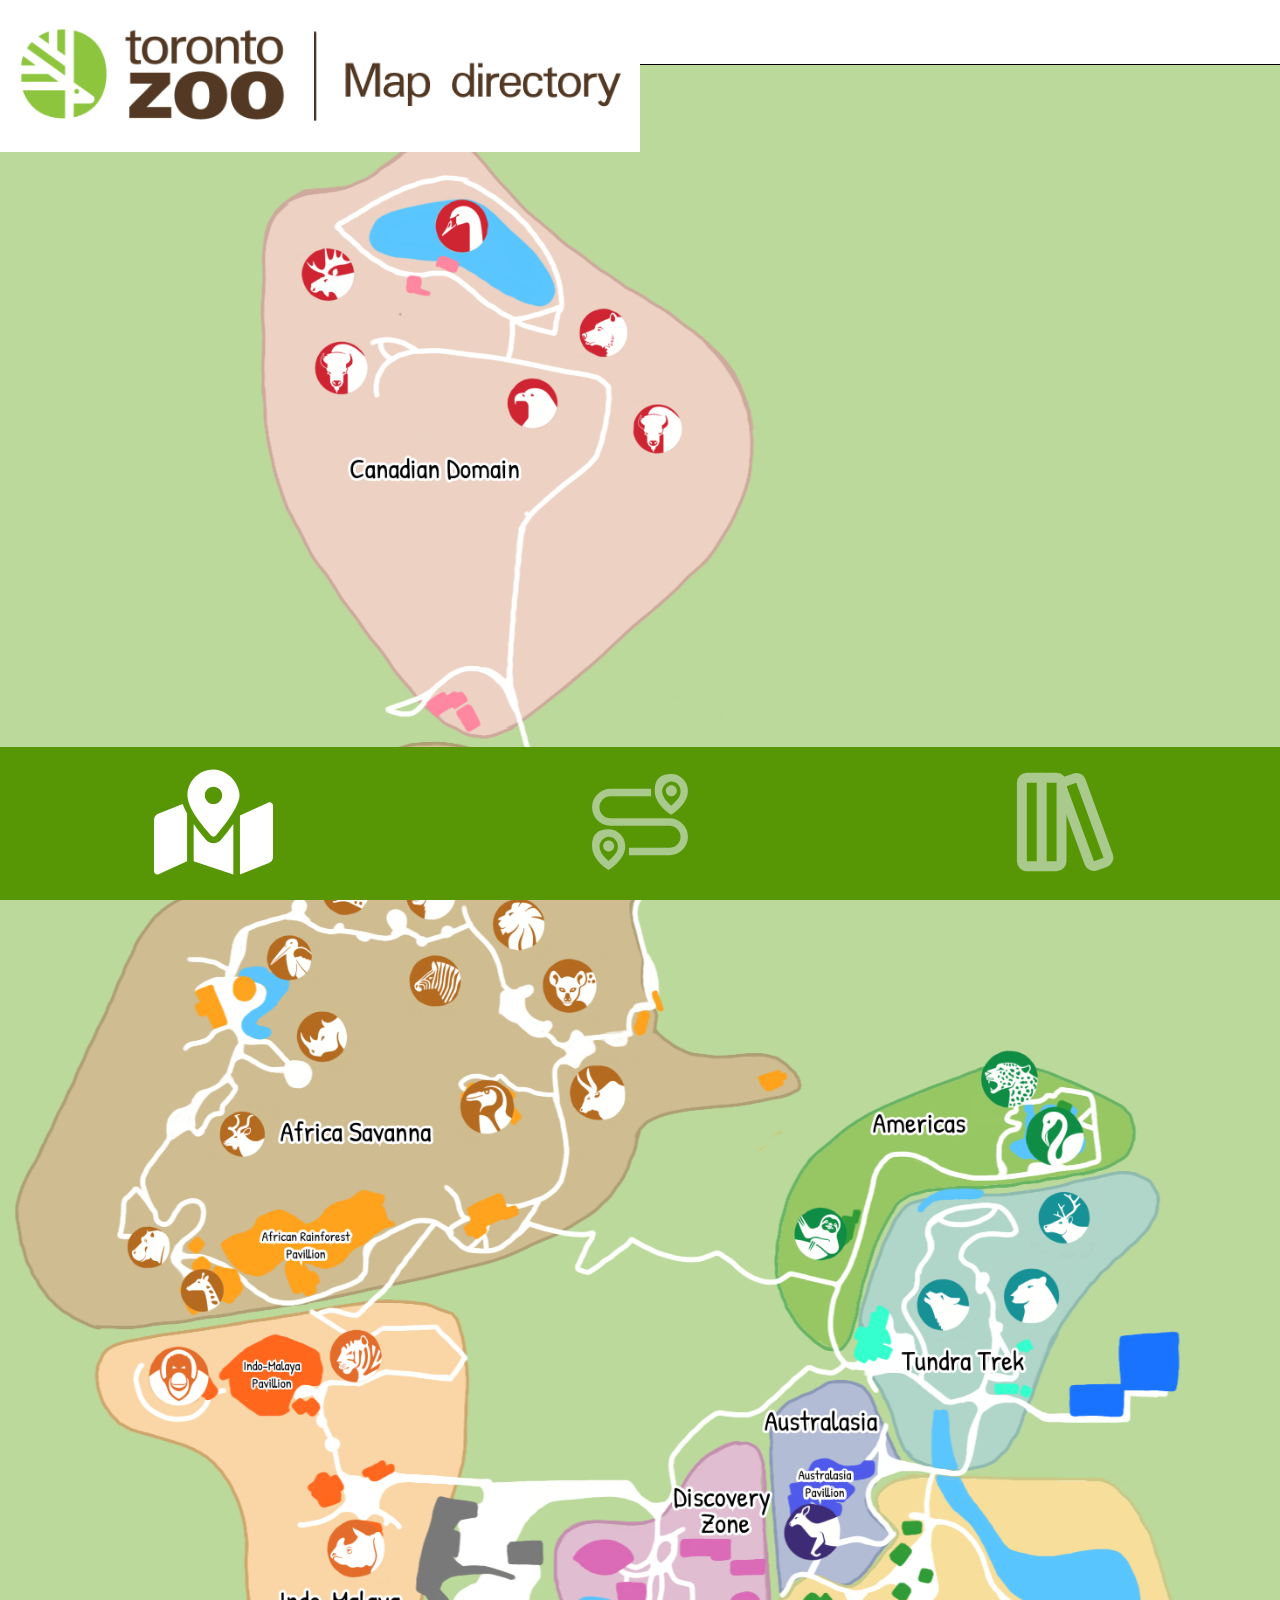
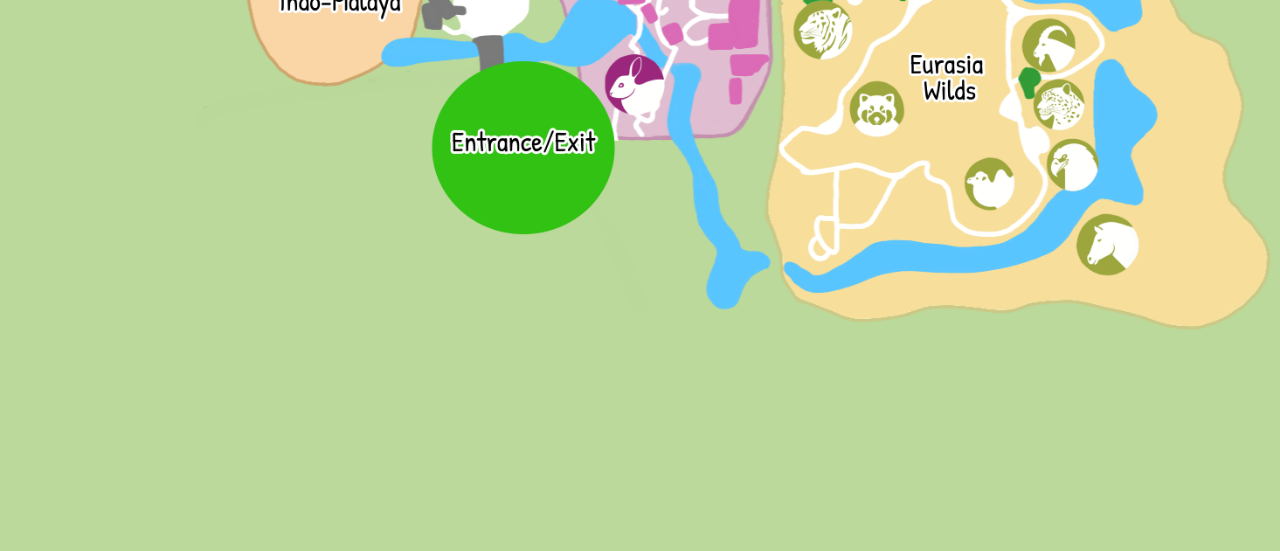
<file: index.html>
<!DOCTYPE html>
<html lang="en">
<head>
  <meta charset="utf-8">
  <meta name="viewport" content="width=device-width, initial-scale=1.0 , maximum-scale=1.0, user-scalable=no">
  <title>Toronto Zoo Route finder
  </title>
  <link rel="stylesheet" href="css/design.css">

</head>

<body>
  
  <div id="header">
    <img src="img/logo.png" class="rsp" width="50%" alt="Toronto Zoo logo map">
  </div>

  <div class="blocker"></div>


  <div><img src="img/wholemap.png"class="whole rsp"></div>

  <nav>
    <button><a href="index.html"><img class="map"
          src="img/map-active.svg"></a></button>
    <button><a href="route.html"><img src="img/route.svg"
          class="route"></a></button>
    <button><a href="habitat.html"><img src="img/habitat.svg" class="habitat"></a></button>
  </nav>


  <!-- Javascript goes after the page -->
  <script src="js/main.js"></script>

</body>

</html>
</file>
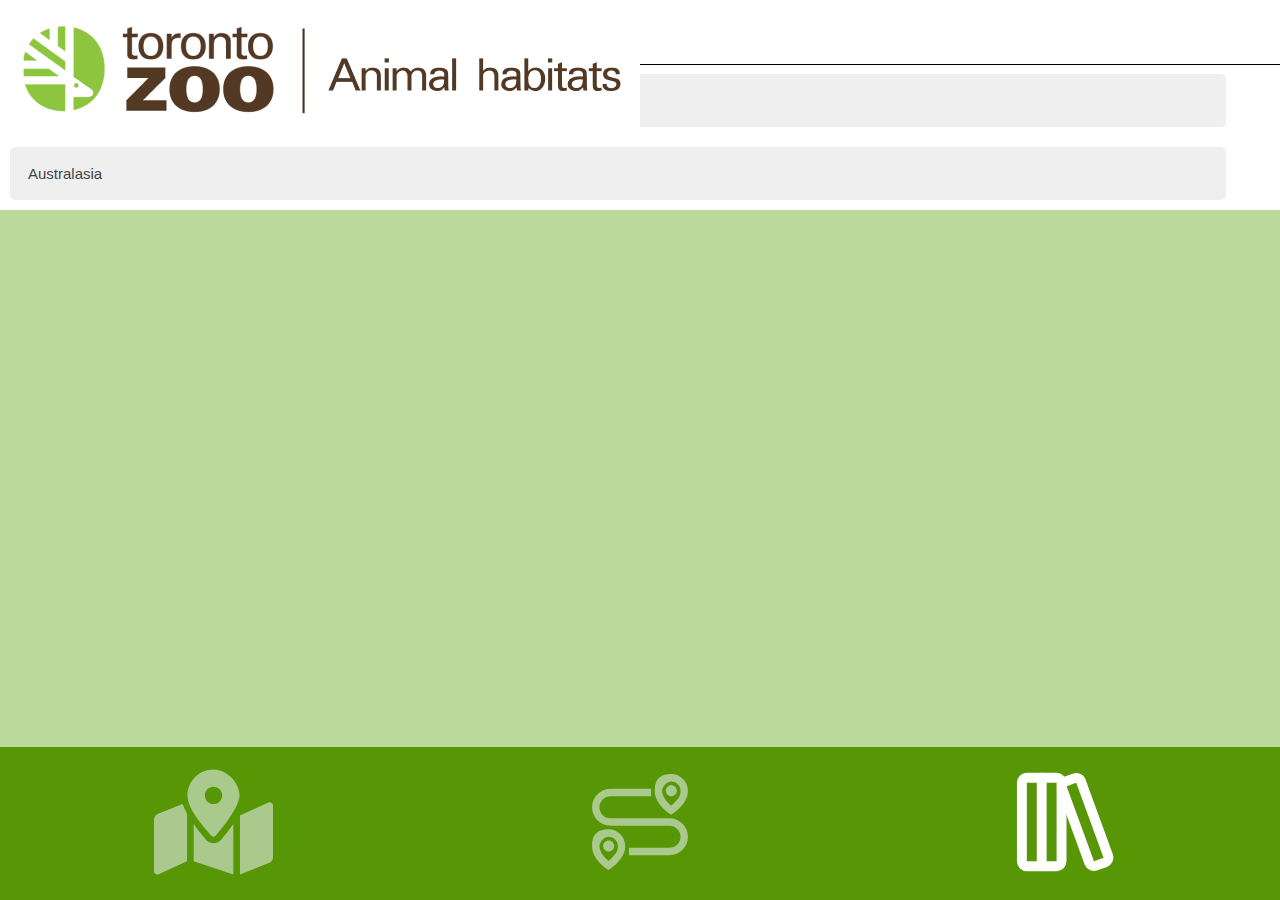
<file: habitat.html>
<!DOCTYPE html>
<html lang="en">

<head>
  <meta charset="utf-8">
  <meta name="viewport" content="width=device-width, initial-scale=1.0">
  <title>Toronto Zoo Route finder
  </title>
  <link rel="stylesheet" href="css/design.css">

</head>

<body>
  <div class="color">
  <div id="header">
    <img src="img/logohab.png" class="rsp" width="50%" alt="Toronto Zoo logo habitat">
  </div>

  <div class="blocker"></div>
  
  <button class="accordion">African-Savanna</button>
  <div class="panel">
    
      <p>Gorilla</p>
      <p>lis</p>
      <p>Giraffe</p>
    </ul>
  </div>

  <button class="accordion aus">Australasia</button>
  <div class="panel">
    <p>lis</p>
    <p>lis</p>
    <p>lis</p>
    <p>lis</p>
  </div>
  
  <nav>
    <button><a href="index.html"><img class="map"
          src="img/map.svg"></a></button>
    <button><a href="route.html"><img src="img/route.svg"
          class="route"></a></button>
    <button><a href="habitat.html"><img src="img/hab-active.svg" class="habitat"></a></button>
  </nav>
</div>
  <!-- Javascript goes after the page -->
  <script src="js/main.js"></script>
</body>

</html>
</file>
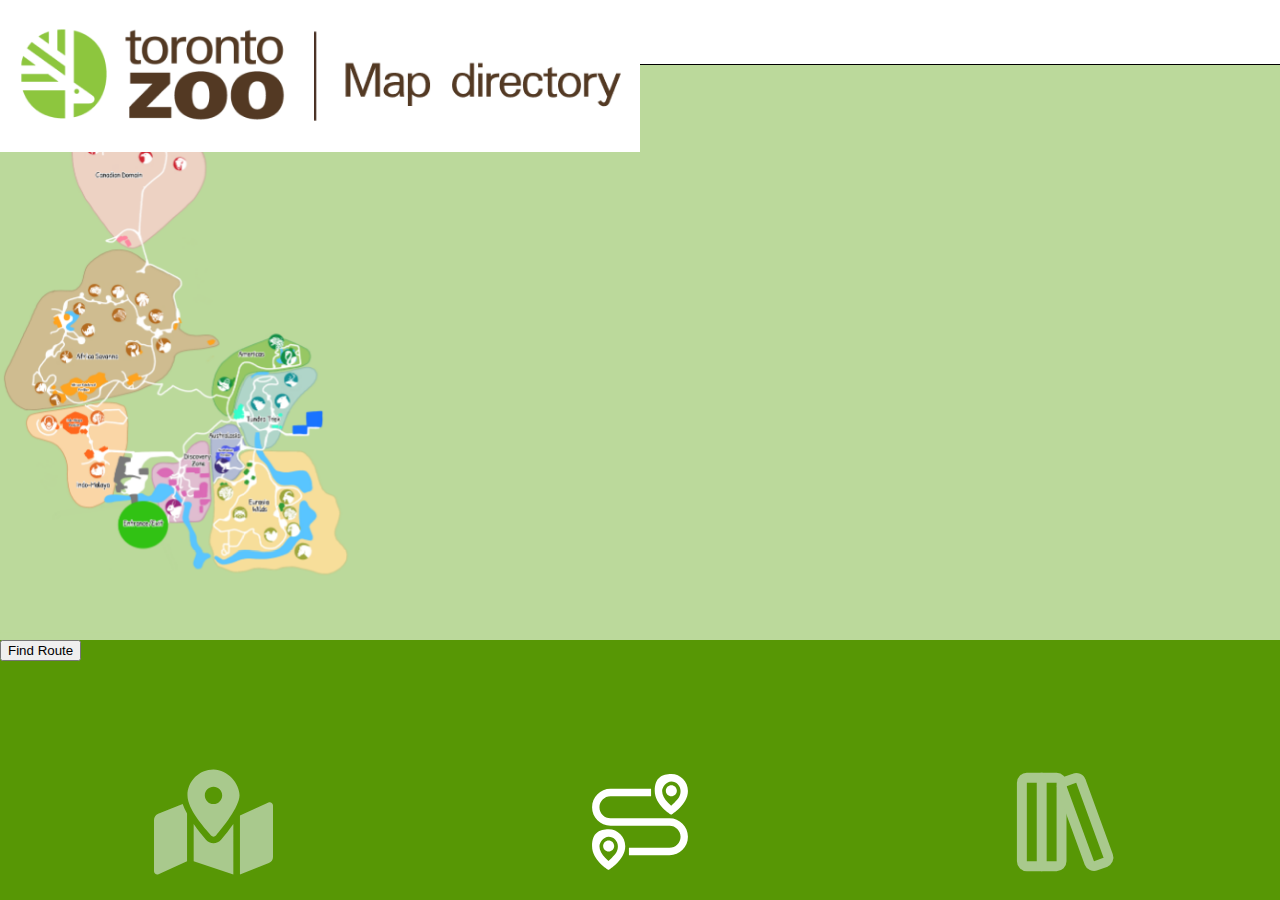
<file: route.html>
<!DOCTYPE html>
<html lang="en">
  <head>
    <meta charset="utf-8" />
    <meta name="viewport" content="width=device-width, initial-scale=1.0" />
    <title>Toronto Zoo Route finder</title>
    <link rel="stylesheet" href="css/design.css" />
  </head>

  <body>
    <div id="header">
      <img
        src="img/logo.png"
        class="rsp"
        width="50%"
        alt="Toronto Zoo logo map"
      />
    </div>

    <div class="blocker"></div>

    <div class="mapContainer">
      <div class="zoomWrapper">
        <img src="img/wholemap.png" id="zooMap" class="whole rsp" />
        <img class="routeOverlay" id="routeOverlay" />
      </div>
    </div>

    <div class="container">
      <div class="dari">
        <select id="from">
          <option>From</option>
          <option>Giraffe</option>
          <option>Red Panda</option>
          <!-- <option>Zebra</option>
      <option>Kangaroo</option> -->
          <option>Flamingo</option>
          <option>Sumatran Tiger</option>
          <!-- <option>Polar Bear</option>
      <option>Grizzly Bear</option> -->
        </select>
      </div>

      <div class="ke">
        <select id="destination">
          <option>Destination</option>
          <option>Giraffe</option>
          <option>Red Panda</option>
          <!-- <option>Zebra</option>
      <option>Kangaroo</option> -->
          <option>Flamingo</option>
          <option>Sumatran Tiger</option>
          <!-- <option>Polar Bear</option>
      <option>Grizzly Bear</option> -->
        </select>
      </div>

      <button onClick="findRoute()">Find Route</button>
    </div>
    <nav>
      <button>
        <a href="index.html"><img class="map" src="img/map.svg" /></a>
      </button>
      <button>
        <a href="route.html"
          ><img src="img/route-active.svg" class="route"
        /></a>
      </button>
      <button>
        <a href="habitat.html"><img src="img/habitat.svg" class="habitat" /></a>
      </button>
    </nav>
    <!-- Javascript goes after the page -->
    <script src="js/main.js"></script>
  </body>
</html>
</file>
<file: css/design.css>
body {
    margin: 0;
    background-color: #BBD99B;
    overflow: auto;
}

.color {
    background-color: white;
}

#header {
    border-bottom: solid black 1px;
    top: 0;
    position: fixed;
    background-color: white;
    width: 100%;
    height: 4rem;
    align-content: center;
    z-index: 1;
}

.blocker {
    height: 4rem;

}

select {
    width: 130px;
    border-radius: 5px;
}

.dari {
    position: absolute;
    bottom: 10%;
    left: 5%;

}

.ke {
    position: absolute;
    bottom: 10%;
    left: 50%;

}

.container {
    position: fixed; /*  change to fixed */
    bottom: 60px; 
    left: 0;
    width: 100%;
    background-color: #579705;
    height: 200px;
}

.whole {
    height: auto;
    width: auto;
}

.map {
    width: 30%;
}

.route {
    width: 30%;
}

.habitat {
    width: 30%;
}

nav {
    position: fixed;
    bottom: 0;
    left: 0;
    width: 100%;
    z-index: 1;
}

.accordion {
    color: #444;
    padding: 18px;
    width: 95%;
    border: none;
    text-align: left;
    outline: none;
    font-size: 15px;
    transition: 0.4s;
    border-radius: 5px;
    margin: 10px;
}

.panel {
    display: none;
    background-color: white;
    width: 95%;
    margin-left: 10px;
    margin-top: -10px;
    overflow: hidden;
}

.panel p {
    border: 1px solid black;
    border-radius: 5px;
    padding: 10px;
    list-style-type: none;
    align-items: center;
    margin: 0;
    width: auto;
}

/* Style the buttons inside the tab */
nav button {
    background-color: #579705;
    border: none;
    float: left;
    outline: none;
    padding: 16px;
    transition: 0.3s;
    width: 33.333%;
}

.grid {
    display: grid;
    grid-template-columns: repeat(12, 1fr);
    grid-gap: 10px;
}

.rsp {
    max-width: 100%;
}

.cell {
    background-color: rgb(220, 220, 220);
    height: 100px;
}

.mapContainer {
    position: relative;  
    max-width: 200%;     
    /* margin-top: 4rem;   */
    margin-bottom: 260px; 
    overflow: auto;
  }

  .zoomWrapper {
    width: 350px; 
    height: auto;
    transform-origin: top left;
    will-change: transform;
  }
  
  #zooMap {
    display: block;
    width: 100%;      
    height: auto;
    max-width: none
  }
  
  .routeOverlay {
    position: absolute;  
    top: 0;
    left: 0;
    width: 100%;
    height: auto;
    z-index: 0;          
    max-width: none;
    pointer-events: none;
  }
  
  .hidden {
    display: none;       
  }

[class*="col"] {
    grid-column-end: span 12;
}

/* below 600px typically tablet*/

@media only screen and (max-width: 600px) {
    .padded {
        padding: 20px;
    }

    .sm1 {
        grid-column-end: span 12;
    }

    .sm2 {
        grid-column-end: span 6;
    }

    .sm3 {
        grid-column-end: span 4;
    }

    .sm4 {
        grid-column-end: span 3;
    }

    .sm6 {
        grid-column-end: span 2;
    }

    .sm12 {
        grid-column-end: span 1;
    }
}

/* above 601px typically tablet*/

@media only screen and (min-width: 601px) {
    .padded {
        padding: 80px;
    }

    .twothird {
        grid-column-end: span 8;
    }

    .md1 {
        grid-column-end: span 12;
    }

    .md2 {
        grid-column-end: span 6;
    }

    .md3 {
        grid-column-end: span 4;
    }

    .md4 {
        grid-column-end: span 3;
    }

    .md6 {
        grid-column-end: span 2;
    }

    .md12 {
        grid-column-end: span 1;
    }
}

/* above 1025px typically desktop*/

@media only screen and (min-width: 1025px) {
    .padded {
        padding: 80px 200px;
    }

    .twothird {
        grid-column-end: span 8;
    }

    .col1 {
        grid-column-end: span 12;
    }

    .col2 {
        grid-column-end: span 6;
    }

    .col3 {
        grid-column-end: span 4;
    }

    .col4 {
        grid-column-end: span 3;
    }

    .col6 {
        grid-column-end: span 2;
    }

    .col12 {
        grid-column-end: span 1;
    }
}
</file>
